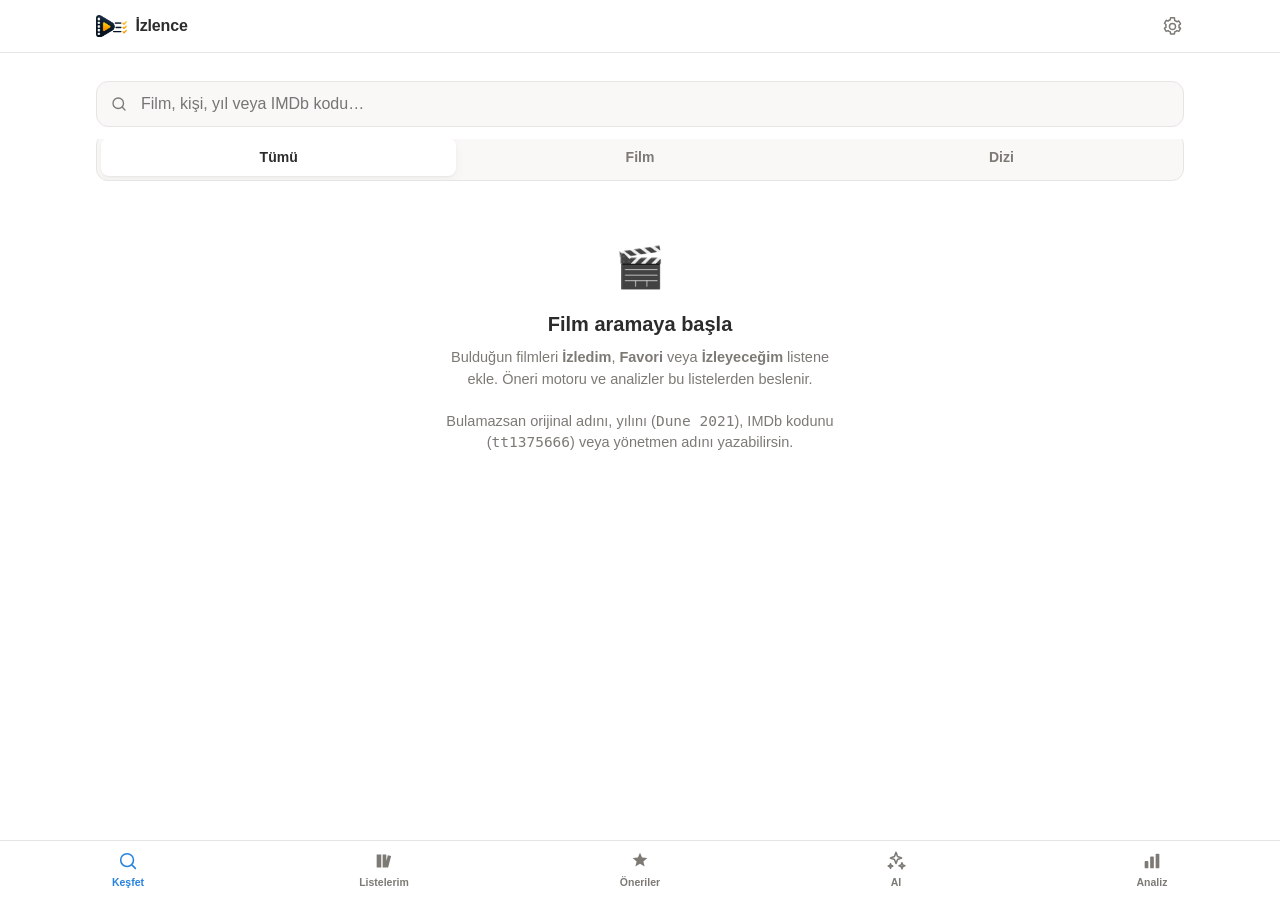
<file: index.html>
<!DOCTYPE html>
<html lang="tr">
<head>
<meta charset="utf-8" />
<meta name="viewport" content="width=device-width, initial-scale=1" />
<title>İzlence — Film Günlüğü</title>
<meta name="description" content="Film takip, öneri ve analiz uygulaması. TMDB destekli, çevrimdışı çalışan PWA." />
<meta name="theme-color" content="#191919" />
<link rel="manifest" href="manifest.webmanifest" />
<link rel="icon" href="icons/icon-192.png" />
<link rel="apple-touch-icon" href="icons/icon-192.png" />
<meta name="apple-mobile-web-app-capable" content="yes" />
<meta name="apple-mobile-web-app-status-bar-style" content="default" />
<link rel="stylesheet" href="styles.css" />
</head>
<body>

<header class="topbar">
  <div class="topbar-inner">
    <div class="brand">
      <img class="brand-mark" src="icons/mark.png" alt="" width="30" height="21" />
      <span>İzlence</span>
    </div>
    <button id="btn-settings" class="icon-btn" aria-label="Ayarlar" title="Ayarlar">
      <svg viewBox="0 0 24 24" aria-hidden="true"><path d="M12 15.5a3.5 3.5 0 1 0 0-7 3.5 3.5 0 0 0 0 7Z"/><path d="M19.4 13.5a7.6 7.6 0 0 0 0-3l1.8-1.4-2-3.4-2.1.9a7.6 7.6 0 0 0-2.6-1.5L14.2 2H9.8l-.3 2.3a7.6 7.6 0 0 0-2.6 1.5l-2.1-.9-2 3.4 1.8 1.4a7.6 7.6 0 0 0 0 3L2.8 14.2l2 3.4 2.1-.9a7.6 7.6 0 0 0 2.6 1.5l.3 2.3h4.4l.3-2.3a7.6 7.6 0 0 0 2.6-1.5l2.1.9 2-3.4-1.8-1.4Z"/></svg>
    </button>
  </div>
</header>

<div id="update-bar" class="update-bar" hidden>
  <span id="update-text">Yeni sürüm hazır.</span>
  <button id="update-now" class="btn btn-mini">Güncelle</button>
</div>

<main id="main">

  <!-- ============ KEŞFET ============ -->
  <section class="view" id="view-search">
    <div class="search-wrap">
      <div class="search-field">
        <svg class="search-icon" viewBox="0 0 24 24" aria-hidden="true"><circle cx="11" cy="11" r="7"/><path d="m20 20-3.2-3.2"/></svg>
        <input id="q" type="search" placeholder="Film, kişi, yıl veya IMDb kodu…" autocomplete="off" aria-label="Film ara" />
        <button id="q-clear" class="clear-btn" aria-label="Temizle" hidden>&times;</button>
      </div>
    </div>
    <div class="seg seg-type" role="tablist" aria-label="Yapım türü">
      <button class="seg-btn is-active" data-stype="" role="tab" type="button">Tümü</button>
      <button class="seg-btn" data-stype="movie" role="tab" type="button">Film</button>
      <button class="seg-btn" data-stype="tv" role="tab" type="button">Dizi</button>
    </div>
    <div id="search-status" class="status"></div>
    <div id="search-results" class="grid"></div>
    <div id="search-more-wrap" class="more-wrap" hidden>
      <button id="search-more" class="btn" type="button">Daha fazla göster</button>
    </div>
    <div id="search-empty" class="empty">
      <div class="empty-emoji">🎬</div>
      <h2>Film aramaya başla</h2>
      <p>Bulduğun filmleri <b>İzledim</b>, <b>Favori</b> veya <b>İzleyeceğim</b> listene ekle. Öneri motoru ve analizler bu listelerden beslenir.</p>
      <p class="muted">Bulamazsan orijinal adını, yılını (<code>Dune 2021</code>), IMDb kodunu (<code>tt1375666</code>) veya yönetmen adını yazabilirsin.</p>
      <button id="search-key-cta" class="btn btn-primary" data-go="settings">TMDB anahtarını gir</button>
    </div>
  </section>

  <!-- ============ LİSTELERİM ============ -->
  <section class="view" id="view-library" hidden>
    <div class="seg" role="tablist" aria-label="Listeler">
      <button class="seg-btn is-active" data-list="watched" role="tab">İzlediklerim <span class="count" id="c-watched">0</span></button>
      <button class="seg-btn" data-list="favorite" role="tab">Favoriler <span class="count" id="c-favorite">0</span></button>
      <button class="seg-btn" data-list="watchlist" role="tab">İzleyeceklerim <span class="count" id="c-watchlist">0</span></button>
      <button class="seg-btn" data-list="series" role="tab">Serilerim <span class="count" id="c-series">0</span></button>
    </div>
    <div class="toolbar">
      <input id="lib-filter" type="search" class="mini-input" placeholder="Listede ara…" aria-label="Listede ara" />
      <select id="lib-sort" class="mini-input" aria-label="Sırala">
        <option value="added">Eklenme tarihi</option>
        <option value="myRating">Puanım</option>
        <option value="title">İsim (A-Z)</option>
        <option value="year">Yıl</option>
      </select>
    </div>
    <label class="check" id="lib-series-wrap">
      <input type="checkbox" id="lib-series" />
      <span>Sadece bir seriye ait yapımları göster</span>
    </label>
    <div id="ser-tools" hidden>
      <label class="check">
        <input type="checkbox" id="ser-gaps" />
        <span>Sadece <b>izlemediklerimi</b> göster (eksiği olan seriler)</span>
      </label>
      <div class="chip-row">
        <button class="btn btn-mini" id="ser-scan">Serileri tara</button>
        <button class="btn btn-mini" id="ser-rescan">Bakiye tara (hepsi)</button>
      </div>
      <p class="status" id="ser-status"></p>
    </div>
    <div id="library-results" class="grid"></div>
    <div id="library-empty" class="empty">
      <div class="empty-emoji">📚</div>
      <h2>Bu liste henüz boş</h2>
      <p>Keşfet sekmesinden film arayıp ekleyebilirsin.</p>
      <button class="btn btn-primary" data-go="search">Film ara</button>
    </div>
  </section>

  <!-- ============ ÖNERİLER ============ -->
  <section class="view" id="view-recs" hidden>
    <div class="section-head">
      <div>
        <h1>Sana özel öneriler</h1>
        <p class="sub" id="rec-basis">Listelerinden öğrenilen zevk profiline göre sıralandı.</p>
      </div>
      <button id="rec-refresh" class="btn btn-ghost">Yenile</button>
    </div>
    <div id="taste-chips" class="chips"></div>
    <div id="rec-status" class="status"></div>
    <div id="rec-dismissed" class="status" hidden></div>
    <div id="rec-results" class="grid"></div>
    <div id="rec-empty" class="empty">
      <div class="empty-emoji">✨</div>
      <h2>Önce birkaç film ekle</h2>
      <p>En az 3 film eklediğinde öneri motoru anlamlı sonuç üretmeye başlar.</p>
      <button class="btn btn-primary" data-go="search">Film ara</button>
    </div>
  </section>

  <!-- ============ AI ÖNERİLERİ ============ -->
  <section class="view" id="view-ai" hidden>
    <div class="section-head">
      <div>
        <h1>AI önerileri</h1>
        <p class="sub">Google Gemini, zevk profilini ve hafızasını okuyup gerekçeli öneri yapar.</p>
      </div>
    </div>

    <div class="ask">
      <textarea id="ai-prompt" class="input" rows="2" placeholder="İstersen bir istek yaz: “bu akşam kısa ve hafif bir şey”, “Interstellar gibi ama daha yavaş”…"></textarea>
      <button id="ai-run" class="btn btn-primary">✨ Öneri iste</button>
    </div>

    <div id="ai-status" class="status"></div>
    <div id="ai-results" class="ai-list"></div>

    <details id="ai-memory-box" class="card" hidden>
      <summary><b>AI hafızası</b> — uygulamanın senin hakkında öğrendikleri</summary>
      <p id="ai-memory-text" class="muted" style="margin-top:10px"></p>
      <button id="ai-memory-clear" class="btn btn-danger" style="margin-top:12px">Hafızayı sıfırla</button>
    </details>

    <div id="ai-empty" class="empty">
      <div class="empty-emoji">🧠</div>
      <h2>AI önerilerini aç</h2>
      <p id="ai-empty-text">Ücretsiz bir Google AI Studio anahtarı gir, en az 3 film ekle. Gemini zevkini yorumlayıp neden önerdiğini de yazar.</p>
      <button id="ai-key-cta" class="btn btn-primary" data-go="settings">Google AI anahtarı ekle</button>
    </div>
  </section>

  <!-- ============ ANALİZ ============ -->
  <section class="view" id="view-stats" hidden>
    <div class="section-head"><div><h1>Analiz</h1><p class="sub">İzleme alışkanlıklarının özeti.</p></div></div>
    <div id="stats-body"></div>
    <div id="stats-empty" class="empty">
      <div class="empty-emoji">📊</div>
      <h2>Analiz için veri yok</h2>
      <p>Birkaç film ekledikten sonra tür, yıl, süre ve puan dağılımların burada belirir.</p>
      <button class="btn btn-primary" data-go="search">Film ara</button>
    </div>
  </section>

  <!-- ============ AYARLAR ============ -->
  <section class="view" id="view-settings" hidden>
    <div class="section-head"><div><h1>Ayarlar</h1><p class="sub">Anahtar ve veri yönetimi.</p></div></div>

    <div class="card">
      <h3>TMDB API anahtarı — isteğe bağlı</h3>
      <p class="muted">Anahtar girmeden de arama yapabilirsin: istekler İzlence’nin ortak bağlantısı üzerinden TMDB’ye gider. İstersen themoviedb.org &rarr; Settings &rarr; API bölümünden ücretsiz kendi anahtarını alıp buraya girebilirsin; o zaman istekler doğrudan TMDB’ye gider. Anahtar yalnızca bu cihazda saklanır. Boş bırakıp kaydedersen ortak bağlantıya dönülür.</p>
      <div class="row">
        <input id="apikey" class="input" type="password" placeholder="v3 API Key veya v4 Read Access Token" autocomplete="off" />
        <button id="apikey-save" class="btn btn-primary">Kaydet</button>
      </div>
      <div id="apikey-status" class="status"></div>
      <details class="guide">
        <summary>TMDB anahtarı nasıl alınır? (formu hazır doldurduk)</summary>
        <ol class="guide-steps">
          <li><a href="https://www.themoviedb.org/signup" target="_blank" rel="noopener">themoviedb.org</a> üzerinden ücretsiz hesap aç ve e-postanı doğrula.</li>
          <li><a href="https://www.themoviedb.org/settings/api/request" target="_blank" rel="noopener">Ayarlar → API → Create</a> sayfasında <b>Developer</b> seçeneğini seç, sözleşmeyi kabul et.</li>
          <li>Açılan formu aşağıdaki değerlerle doldur — her satırı tek dokunuşla kopyalayabilirsin.</li>
          <li>Kaydettikten sonra <b>API Key (v3 auth)</b> değerini kopyalayıp yukarıdaki kutuya yapıştır.</li>
        </ol>
        <div class="copy-row">
          <div class="copy-label">Type of Use <span class="muted">— kişisel / ticari değil</span></div>
          <div class="copy-box">
            <code class="copy-val">Personal</code>
            <button class="btn btn-mini copy-btn" data-copy="Personal">Kopyala</button>
          </div>
        </div>
        <div class="copy-row">
          <div class="copy-label">Application Name</div>
          <div class="copy-box">
            <code class="copy-val">İzlence</code>
            <button class="btn btn-mini copy-btn" data-copy="İzlence">Kopyala</button>
          </div>
        </div>
        <div class="copy-row">
          <div class="copy-label">Application URL</div>
          <div class="copy-box">
            <code class="copy-val">https://izlence.web.app</code>
            <button class="btn btn-mini copy-btn" data-copy="https://izlence.web.app">Kopyala</button>
          </div>
        </div>
        <div class="copy-row">
          <div class="copy-label">Application Summary <span class="muted">— İngilizce ve ayrıntılı olmalı, tamamını yapıştır</span></div>
          <div class="copy-box">
            <code class="copy-val">Izlence is a free personal movie and TV diary that runs entirely in the user's browser. Each user enters their own TMDB API key, so every request is made by the user's own account from their own device. I plan to use the API as follows. The search and find endpoints look up titles, people and IMDb ids that the user types. The movie and TV detail endpoints, with credits and external ids appended, fill in the poster, overview, runtime, genres, cast and crew of a title the user saves to their watched, favourite or watchlist collections. The similar and discover endpoints build recommendations from the genres, directors and decades the user already likes, and the watch providers endpoints let the user limit those recommendations to the streaming services they subscribe to. The genre list endpoint is fetched once and cached locally so genre names can be displayed. Posters and backdrops are shown through the standard TMDB image CDN, and every title links back to its TMDB page. Request volume is very low, a handful of calls per user session, and results are cached in the browser to avoid repeat calls. There is no server, no user account, no database and no advertising. All personal data stays in the browser's local storage. The project is a non-commercial hobby app published at https://izlence.web.app with the source code openly available.</code>
            <button class="btn btn-mini copy-btn" data-copy="Izlence is a free personal movie and TV diary that runs entirely in the user's browser. Each user enters their own TMDB API key, so every request is made by the user's own account from their own device. I plan to use the API as follows. The search and find endpoints look up titles, people and IMDb ids that the user types. The movie and TV detail endpoints, with credits and external ids appended, fill in the poster, overview, runtime, genres, cast and crew of a title the user saves to their watched, favourite or watchlist collections. The similar and discover endpoints build recommendations from the genres, directors and decades the user already likes, and the watch providers endpoints let the user limit those recommendations to the streaming services they subscribe to. The genre list endpoint is fetched once and cached locally so genre names can be displayed. Posters and backdrops are shown through the standard TMDB image CDN, and every title links back to its TMDB page. Request volume is very low, a handful of calls per user session, and results are cached in the browser to avoid repeat calls. There is no server, no user account, no database and no advertising. All personal data stays in the browser's local storage. The project is a non-commercial hobby app published at https://izlence.web.app with the source code openly available.">Kopyala</button>
          </div>
        </div>
        <p class="muted small">Türkçe karşılığı: İzlence tamamen tarayıcıda çalışan, ücretsiz bir film ve dizi günlüğüdür. Her kullanıcı kendi TMDB anahtarını girer, istekler kendi cihazından gider. Arama uç noktaları kullanıcının yazdığı film, kişi ve IMDb kodunu bulur. Detay uç noktaları kaydedilen yapımın afişini, özetini, süresini, türlerini ve ekibini getirir. Benzer film ve keşif uç noktaları öneri üretir, izleme platformu uç noktaları önerileri kullanıcının abone olduğu servislerle sınırlar. Tür listesi bir kez çekilip yerelde saklanır. Afişler TMDB görsel sunucusundan gösterilir ve her yapım TMDB sayfasına bağlanır. İstek sayısı çok düşüktür, sunucu, hesap, veritabanı ve reklam yoktur.</p>
        <p class="muted small"><b>“Application summary please elaborate on how you plan to use our API”</b> hatası alırsan özet alanı ya boş kalmıştır ya da çok kısadır. TMDB burada hangi uç noktaları ne için kullanacağını görmek ister. Yukarıdaki metnin tamamını kopyalayıp yapıştır, kısaltma.</p>
        <p class="muted small">Adres/telefon alanları zorunlu görünür; kendi bilgilerini yaz. TMDB bu bilgileri yayınlamaz. Onay genelde anındadır.</p>
      </details>
    </div>

    <div class="card">
      <h3>Google AI (Gemini) anahtarı — isteğe bağlı</h3>
      <p class="muted"><a href="https://aistudio.google.com/app/apikey" target="_blank" rel="noopener">aistudio.google.com</a> &rarr; Get API key. Ücretsiz katman kişisel kullanım için yeterlidir. Anahtar yalnızca bu cihazda saklanır; olmazsa uygulama klasik öneri motoruyla çalışmaya devam eder.</p>
      <div class="row">
        <input id="gkey" class="input" type="password" placeholder="AIza…" autocomplete="off" />
        <button id="gkey-save" class="btn btn-primary">Kaydet</button>
      </div>
      <div class="row">
        <select id="gmodel" class="input" aria-label="Gemini modeli">
          <option value="auto">Otomatik — en güçlü model, hata olursa alta iner</option>
        </select>
      </div>
      <div id="gkey-status" class="status"></div>
    </div>

    <div class="card">
      <h3>Dil ve bölge</h3>
      <div class="row">
        <select id="lang" class="input">
          <option value="tr-TR">Türkçe (tr-TR)</option>
          <option value="en-US">English (en-US)</option>
        </select>
      </div>
    </div>

    <div class="card">
      <h3>İzleme platformlarım</h3>
      <p class="muted">Seçtiğin platformları işaretle; Öneriler sekmesi sadece bunlarda izlenebilen film ve dizileri getirir. Boş bırakırsan filtre uygulanmaz.</p>
      <div id="prov-list" class="prov-grid"></div>
      <div class="row wrap">
        <button id="prov-clear" class="btn btn-mini">Seçimi temizle</button>
      </div>
      <div id="prov-status" class="status"></div>
    </div>

    <div class="card">
      <h3>IMDb puanlarını içe aktar</h3>
      <p class="muted">IMDb → hesabın → <b>Your Ratings</b> → sağ üstteki <b>Export</b> ile inen <code>ratings.csv</code> dosyasını seç. Tüm puanların İzlediklerim listesine taşınır; yüzlerce yapım tek seferde gelir.</p>
      <div class="row wrap">
        <button id="imdb-btn" class="btn btn-primary">ratings.csv seç</button>
        <input id="imdb-csv" type="file" accept=".csv,text/csv" hidden />
      </div>
      <div id="imdb-status" class="status"></div>
      <p class="muted small">TMDB kotasını zorlamamak için satırlar tek tek eşlenir; 500 satır yaklaşık 1 dakika sürer. Sekmeyi açık bırak.</p>
    </div>

    <div class="card">
      <h3>Veri yedekleme</h3>
      <p class="muted">Tüm listelerin, puanların, notların ve dizi ilerlemen tek bir JSON dosyasında.</p>
      <label class="check">
        <input id="export-keys" type="checkbox" />
        <span>Anahtarları da yedeğe ekle <span class="muted">— yeni cihazda tekrar kopyalamana gerek kalmaz</span></span>
      </label>
      <p id="keys-warn" class="status err" hidden>⚠️ Bu dosyada TMDB ve Google AI anahtarların açık metin olarak durur. Sadece kendi cihazların arasında taşı, kimseye gönderme.</p>
      <div class="row wrap">
        <button id="export" class="btn">JSON dışa aktar</button>
        <button id="import-btn" class="btn">JSON içe aktar</button>
        <input id="import" type="file" accept="application/json" hidden />
        <button id="wipe" class="btn btn-danger">Tüm veriyi sil</button>
      </div>
      <div id="data-status" class="status"></div>
      <div id="backup-status" class="status"></div>
      <div id="persist-status" class="status"></div>
    </div>

    <div class="card">
      <h3>Uygulama</h3>
      <div class="kv"><span>Uygulama</span><b>İzlence</b></div>
      <div class="kv"><span>Sürüm</span><b id="app-version">—</b></div>
      <div class="kv"><span>Yapı tarihi</span><b id="app-build">—</b></div>
      <div class="kv"><span>Geliştirici</span><b id="app-dev">kamilsaim</b></div>
      <div class="kv"><span>Adres</span><b><a href="https://izlence.web.app" target="_blank" rel="noopener">izlence.web.app</a></b></div>
      <div class="kv"><span>Gizlilik</span><b><a href="gizlilik.html" target="_blank" rel="noopener">Gizlilik politikası</a></b></div>
      <div class="row wrap">
        <button id="check-update" class="btn btn-mini">Güncellemeleri denetle</button>
      </div>
      <div id="update-status" class="status"></div>
      <p class="muted small">Çevrimdışı destekli PWA · Tüm veriler yalnızca kendi cihazında saklanır. Film ve dizi verileri TMDB API'sinden gelir; bu uygulama TMDB tarafından onaylanmamış, bağımsız bir projedir.</p>
      <button id="install" class="btn btn-primary" hidden>Ana ekrana ekle</button>
    </div>
  </section>
</main>

<nav class="tabbar" role="tablist">
  <button class="tab is-active" data-view="search">
    <svg viewBox="0 0 24 24" aria-hidden="true"><circle cx="11" cy="11" r="7"/><path d="m20 20-3.2-3.2"/></svg><span>Keşfet</span></button>
  <button class="tab" data-view="library">
    <svg viewBox="0 0 24 24" aria-hidden="true"><path d="M4 5h5v14H4zM10.5 5h4v14h-4zM16.2 5.6l3.6 1-3.4 12.8-3.6-1z"/></svg><span>Listelerim</span></button>
  <button class="tab" data-view="recs">
    <svg viewBox="0 0 24 24" aria-hidden="true"><path d="m12 3 2.3 5.2 5.7.5-4.3 3.8 1.3 5.5L12 15.1 7 18l1.3-5.5L4 8.7l5.7-.5z"/></svg><span>Öneriler</span></button>
  <button class="tab" data-view="ai">
    <svg viewBox="0 0 24 24" aria-hidden="true"><path d="M12 2.6 13.7 7l4.4 1.7-4.4 1.7L12 14.8 10.3 10.4 5.9 8.7l4.4-1.7zM18.5 14l.9 2.3 2.3.9-2.3.9-.9 2.3-.9-2.3-2.3-.9 2.3-.9zM6 15l.7 1.8 1.8.7-1.8.7L6 20l-.7-1.8-1.8-.7 1.8-.7z"/></svg><span>AI</span></button>
  <button class="tab" data-view="stats">
    <svg viewBox="0 0 24 24" aria-hidden="true"><rect x="4" y="12" width="4" height="8" rx="1"/><rect x="10" y="7" width="4" height="13" rx="1"/><rect x="16" y="4" width="4" height="16" rx="1"/></svg><span>Analiz</span></button>
</nav>

<!-- Film detay sayfası -->
<div id="sheet" class="sheet" hidden>
  <div class="sheet-backdrop" data-close></div>
  <div class="sheet-panel" role="dialog" aria-modal="true" aria-label="Film detayı">
    <button class="sheet-close" data-close aria-label="Kapat">&times;</button>
    <div id="sheet-body"></div>
  </div>
</div>

<div id="toast" class="toast" hidden></div>

<script src="app.js"></script>
</body>
</html>
</file>
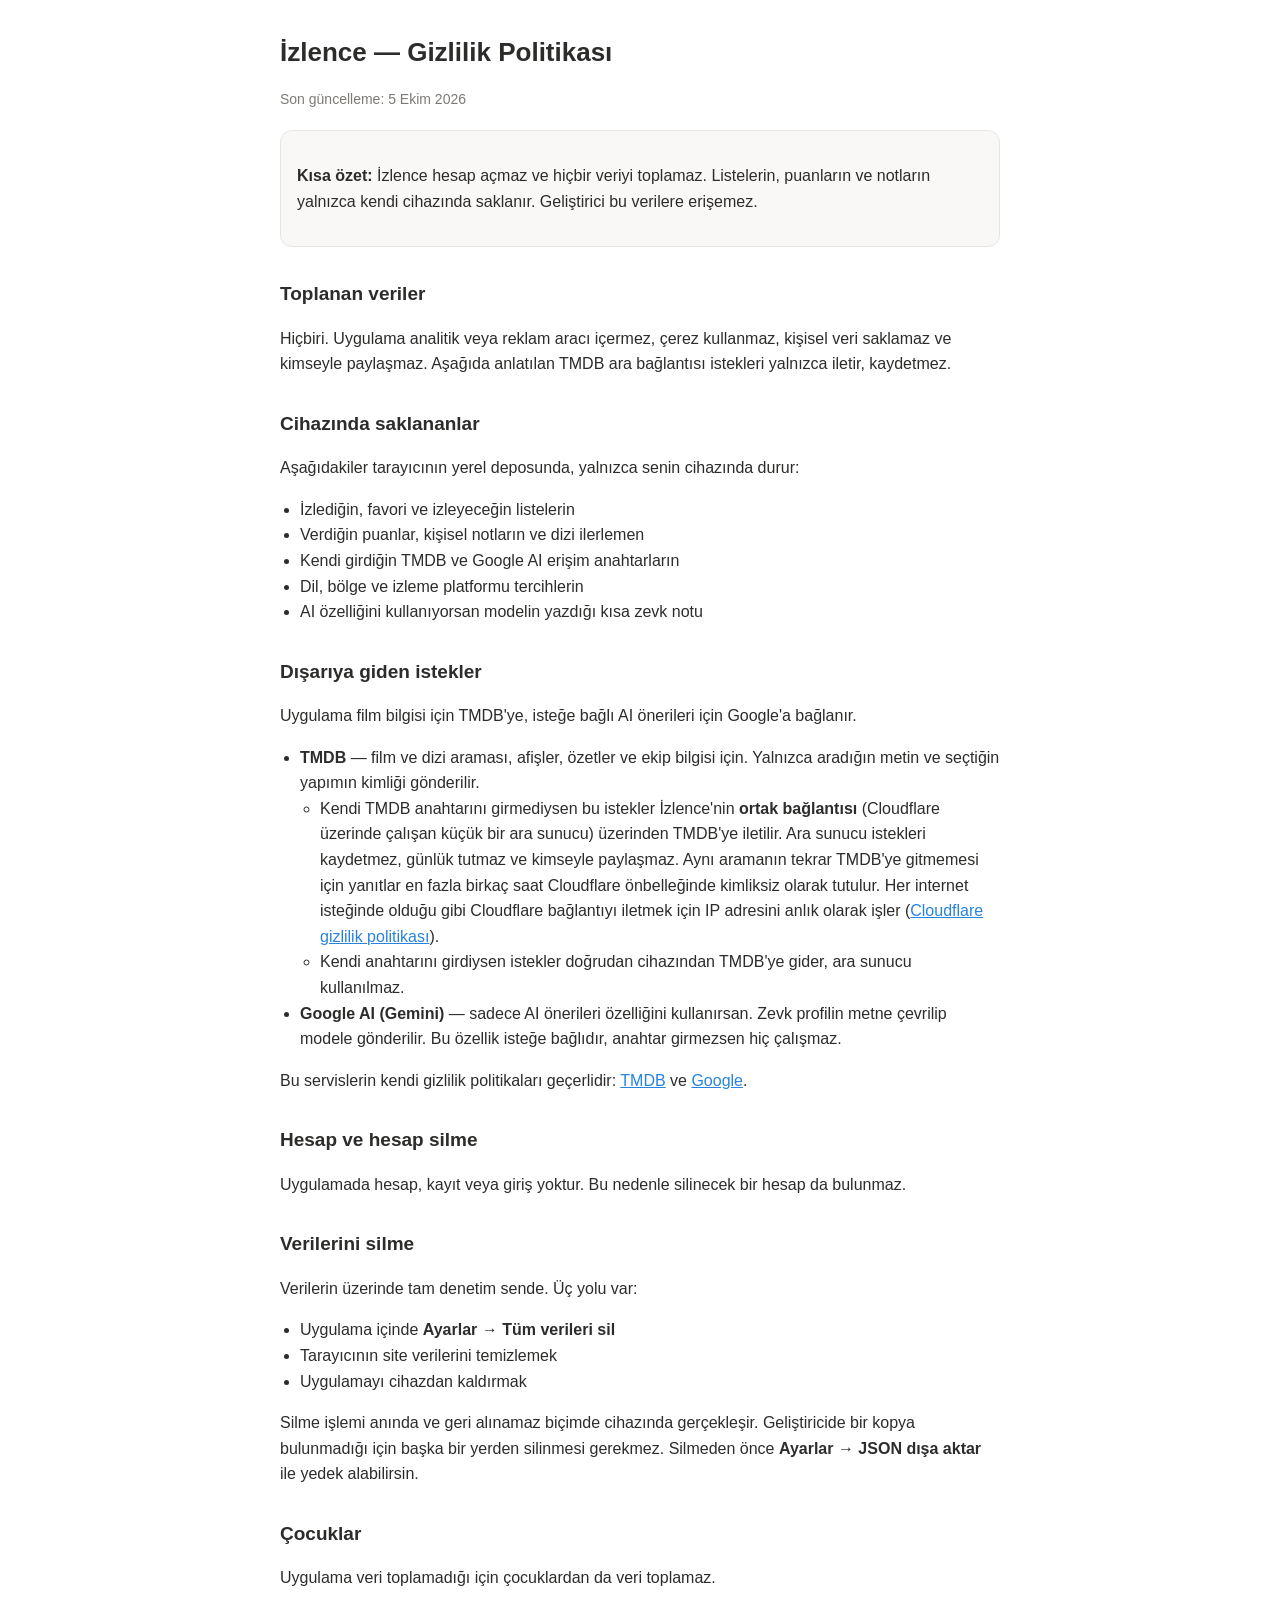
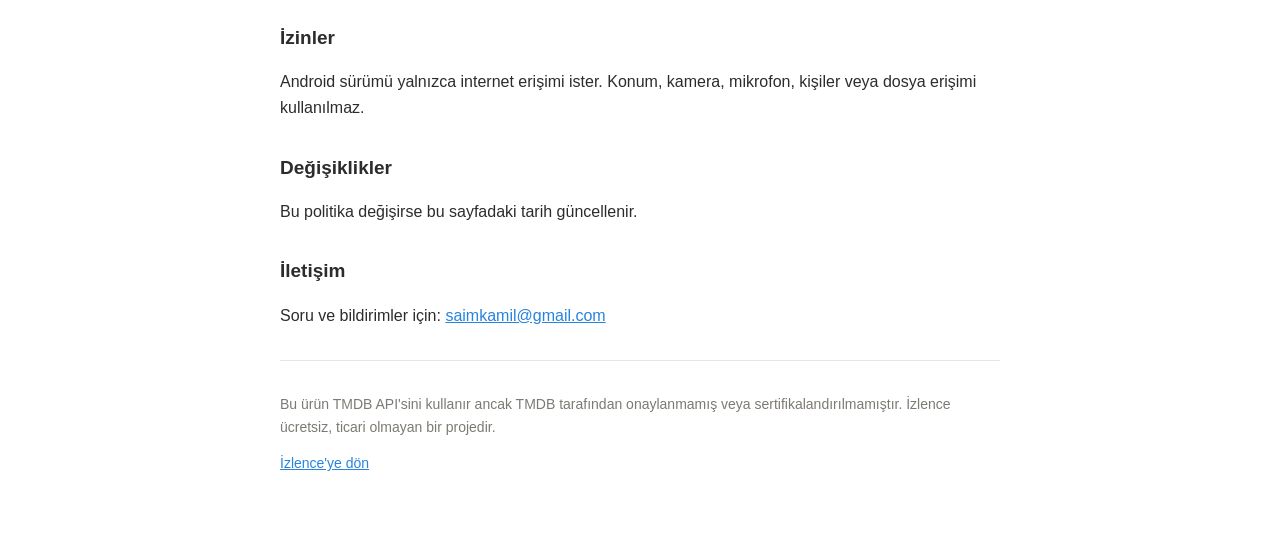
<file: gizlilik.html>
<!DOCTYPE html>
<html lang="tr">
<head>
<meta charset="utf-8" />
<meta name="viewport" content="width=device-width, initial-scale=1" />
<title>İzlence — Gizlilik Politikası</title>
<meta name="description" content="İzlence gizlilik politikası. Hesap yok, veri toplanmaz, listelerin yalnızca cihazında." />
<meta name="theme-color" content="#191919" />
<link rel="icon" href="icons/icon-192.png" />
<style>
:root{--canvas:#fff;--surface:#f9f8f7;--border:#e6e5e3;--text:#2c2c2b;--text2:#7d7a75;--accent:#2783de}
@media (prefers-color-scheme:dark){:root{--canvas:#191919;--surface:#202020;--border:rgba(255,255,255,.2);--text:#fff;--text2:rgba(255,255,255,.65);--accent:#5e9fe8}}
*{box-sizing:border-box}
html{-webkit-text-size-adjust:100%}
body{margin:0;background:var(--canvas);color:var(--text);font-family:-apple-system,BlinkMacSystemFont,"Segoe UI",Roboto,Helvetica,Arial,sans-serif;font-size:16px;line-height:1.6}
main{max-width:760px;margin:0 auto;padding:32px 20px 64px}
h1{font-size:26px;margin:0 0 4px}
h2{font-size:19px;margin:32px 0 8px}
p,li{color:var(--text)}
.muted{color:var(--text2);font-size:14px}
a{color:var(--accent)}
ul{padding-left:20px}
.card{background:var(--surface);border:1px solid var(--border);border-radius:12px;padding:16px;margin:20px 0}
hr{border:0;border-top:1px solid var(--border);margin:32px 0}
</style>
</head>
<body>
<main>

<h1>İzlence — Gizlilik Politikası</h1>
<p class="muted">Son güncelleme: 5 Ekim 2026</p>

<div class="card">
<p><b>Kısa özet:</b> İzlence hesap açmaz ve hiçbir veriyi toplamaz. Listelerin, puanların ve notların yalnızca kendi cihazında saklanır. Geliştirici bu verilere erişemez.</p>
</div>

<h2>Toplanan veriler</h2>
<p>Hiçbiri. Uygulama analitik veya reklam aracı içermez, çerez kullanmaz, kişisel veri saklamaz ve kimseyle paylaşmaz. Aşağıda anlatılan TMDB ara bağlantısı istekleri yalnızca iletir, kaydetmez.</p>

<h2>Cihazında saklananlar</h2>
<p>Aşağıdakiler tarayıcının yerel deposunda, yalnızca senin cihazında durur:</p>
<ul>
  <li>İzlediğin, favori ve izleyeceğin listelerin</li>
  <li>Verdiğin puanlar, kişisel notların ve dizi ilerlemen</li>
  <li>Kendi girdiğin TMDB ve Google AI erişim anahtarların</li>
  <li>Dil, bölge ve izleme platformu tercihlerin</li>
  <li>AI özelliğini kullanıyorsan modelin yazdığı kısa zevk notu</li>
</ul>

<h2>Dışarıya giden istekler</h2>
<p>Uygulama film bilgisi için TMDB'ye, isteğe bağlı AI önerileri için Google'a bağlanır.</p>
<ul>
  <li><b>TMDB</b> — film ve dizi araması, afişler, özetler ve ekip bilgisi için. Yalnızca aradığın metin ve seçtiğin yapımın kimliği gönderilir.
    <ul>
      <li>Kendi TMDB anahtarını girmediysen bu istekler İzlence'nin <b>ortak bağlantısı</b> (Cloudflare üzerinde çalışan küçük bir ara sunucu) üzerinden TMDB'ye iletilir. Ara sunucu istekleri kaydetmez, günlük tutmaz ve kimseyle paylaşmaz. Aynı aramanın tekrar TMDB'ye gitmemesi için yanıtlar en fazla birkaç saat Cloudflare önbelleğinde kimliksiz olarak tutulur. Her internet isteğinde olduğu gibi Cloudflare bağlantıyı iletmek için IP adresini anlık olarak işler (<a href="https://www.cloudflare.com/privacypolicy/" target="_blank" rel="noopener">Cloudflare gizlilik politikası</a>).</li>
      <li>Kendi anahtarını girdiysen istekler doğrudan cihazından TMDB'ye gider, ara sunucu kullanılmaz.</li>
    </ul>
  </li>
  <li><b>Google AI (Gemini)</b> — sadece AI önerileri özelliğini kullanırsan. Zevk profilin metne çevrilip modele gönderilir. Bu özellik isteğe bağlıdır, anahtar girmezsen hiç çalışmaz.</li>
</ul>
<p>Bu servislerin kendi gizlilik politikaları geçerlidir: <a href="https://www.themoviedb.org/privacy-policy" target="_blank" rel="noopener">TMDB</a> ve <a href="https://policies.google.com/privacy" target="_blank" rel="noopener">Google</a>.</p>

<h2>Hesap ve hesap silme</h2>
<p>Uygulamada hesap, kayıt veya giriş yoktur. Bu nedenle silinecek bir hesap da bulunmaz.</p>

<h2>Verilerini silme</h2>
<p>Verilerin üzerinde tam denetim sende. Üç yolu var:</p>
<ul>
  <li>Uygulama içinde <b>Ayarlar → Tüm verileri sil</b></li>
  <li>Tarayıcının site verilerini temizlemek</li>
  <li>Uygulamayı cihazdan kaldırmak</li>
</ul>
<p>Silme işlemi anında ve geri alınamaz biçimde cihazında gerçekleşir. Geliştiricide bir kopya bulunmadığı için başka bir yerden silinmesi gerekmez. Silmeden önce <b>Ayarlar → JSON dışa aktar</b> ile yedek alabilirsin.</p>

<h2>Çocuklar</h2>
<p>Uygulama veri toplamadığı için çocuklardan da veri toplamaz.</p>

<h2>İzinler</h2>
<p>Android sürümü yalnızca internet erişimi ister. Konum, kamera, mikrofon, kişiler veya dosya erişimi kullanılmaz.</p>

<h2>Değişiklikler</h2>
<p>Bu politika değişirse bu sayfadaki tarih güncellenir.</p>

<h2>İletişim</h2>
<p>Soru ve bildirimler için: <a href="mailto:saimkamil@gmail.com">saimkamil@gmail.com</a></p>

<hr />
<p class="muted">Bu ürün TMDB API'sini kullanır ancak TMDB tarafından onaylanmamış veya sertifikalandırılmamıştır. İzlence ücretsiz, ticari olmayan bir projedir.</p>
<p class="muted"><a href="./">İzlence'ye dön</a></p>

</main>
</body>
</html>
</file>
<file: styles.css>
:root{
  --canvas:#ffffff; --surface:#f9f8f7; --surface2:#f0efed; --border:#e6e5e3;
  --text:#2c2c2b; --text2:#7d7a75;
  --accent:#2783de; --accent-soft:#e5f2fc;
  --green:#46a171; --green-soft:#e8f1ec;
  --orange:#d5803b; --orange-soft:#fbebde;
  --red:#e56458; --red-soft:#fce9e7;
  --radius:12px; --radius-sm:8px;
  --shadow:0 1px 2px rgba(0,0,0,.05),0 4px 12px rgba(0,0,0,.04);
  --tabbar-h:60px;
}
@media (prefers-color-scheme:dark){
  :root{
    --canvas:#191919; --surface:#202020; --surface2:#383836; --border:rgba(255,255,255,.2);
    --text:#ffffff; --text2:rgba(255,255,255,.65);
    --accent:#5e9fe8; --accent-soft:rgba(94,159,232,.12);
    --green:#72bc8f; --green-soft:rgba(114,188,143,.12);
    --orange:#de9255; --orange-soft:rgba(222,146,85,.12);
    --red:#e97366; --red-soft:rgba(233,115,102,.12);
    --shadow:0 1px 2px rgba(0,0,0,.3);
  }
}
*{box-sizing:border-box}
html,body{margin:0;padding:0;width:100%;max-width:100%;overflow-x:hidden;overscroll-behavior:none}
/* iOS, tasan bir blok gorunce yazilari kendiliginden buyutuyor (text inflation);
   bu da sayfayi daha da genisletip sag tarafi kesiyordu. */
html{height:100%;-webkit-text-size-adjust:100%;text-size-adjust:100%}
/* cift dokunusla yakinlastirmayi kapat, kaydirma ve dokunma tepkisi kalsin */
html,body{touch-action:manipulation}
body{
  background:var(--canvas); color:var(--text);
  font-family:-apple-system,BlinkMacSystemFont,"Segoe UI",Roboto,Helvetica,Arial,sans-serif;
  font-size:16px; line-height:1.5;
  -webkit-font-smoothing:antialiased;
  /* Sabit yukseklikli kabuk: tabbar tarayici adres cubugu acilip kapandikca yer degistirmez */
  height:100vh;                 /* eski tarayicilar */
  height:-webkit-fill-available; /* iOS Safari */
  height:100dvh;                /* guncel tarayicilar, en son yazilan kazanir */
  display:flex; flex-direction:column; overflow:hidden;
}
/* min-height:0 sart: olmazsa iOS'ta kaydirma alani icerige gore buyur,
   tasma olusur ve alt menu ekranin altina yaslanmaz. */
#main{flex:1 1 auto;min-height:0;width:100%;overflow-y:auto;overflow-x:hidden;-webkit-overflow-scrolling:touch;overscroll-behavior-y:contain;padding-bottom:16px}
h1{font-size:24px;line-height:1.25;margin:0}
h2{font-size:20px;margin:0 0 8px}
h3{font-size:17px;margin:0 0 6px}
p{margin:0}
button,input,select{font:inherit;color:inherit}
.muted{color:var(--text2);font-size:14px}
.sub{color:var(--text2);font-size:14px;margin-top:2px}

/* ---------- top bar ---------- */
.topbar{flex:0 0 auto;position:sticky;top:0;z-index:40;background:color-mix(in srgb,var(--canvas) 88%,transparent);backdrop-filter:saturate(180%) blur(12px);border-bottom:1px solid var(--border);padding-top:env(safe-area-inset-top)}
.topbar-inner{max-width:1120px;margin:0 auto;height:52px;display:flex;align-items:center;justify-content:space-between;padding:0 16px}
.brand{display:flex;align-items:center;gap:8px;font-weight:650;letter-spacing:-.01em}
.brand-mark{width:auto;height:22px;display:block}
.icon-btn{width:44px;height:44px;display:grid;place-items:center;background:none;border:0;border-radius:var(--radius-sm);cursor:pointer;margin-right:-10px}
.icon-btn svg{width:21px;height:21px;fill:none;stroke:var(--text2);stroke-width:1.7;stroke-linecap:round;stroke-linejoin:round}
.icon-btn:hover{background:var(--surface2)}

main{max-width:1120px;margin:0 auto;padding:16px 16px 32px}
.view{max-width:100%}

/* ---------- search ---------- */
/* Ust cubuk artik kaydirma alaninin disinda; sabitleme ofseti 0 olmali,
   52px kalinca arama kutusunun ustunde sonuclar gorunuyordu. */
.search-wrap{position:sticky;top:0;z-index:30;background:var(--canvas);padding:12px 0;margin-top:-16px}
.search-field{position:relative;display:flex;align-items:center}
.search-icon{position:absolute;left:14px;width:18px;height:18px;fill:none;stroke:var(--text2);stroke-width:1.8;stroke-linecap:round}
#q{width:100%;height:46px;padding:0 44px;border-radius:var(--radius);border:1px solid var(--border);background:var(--surface);outline:none}
#q:focus{border-color:var(--accent);box-shadow:0 0 0 3px var(--accent-soft)}
.clear-btn{position:absolute;right:6px;width:36px;height:36px;border:0;background:none;border-radius:50%;font-size:22px;line-height:1;color:var(--text2);cursor:pointer}

/* ---------- grid / cards ---------- */
.grid{display:grid;grid-template-columns:repeat(auto-fill,minmax(150px,1fr));gap:16px}
@media (max-width:420px){.grid{grid-template-columns:repeat(2,1fr);gap:12px}}
.card-movie{display:flex;flex-direction:column;gap:8px;text-align:left}
.card-movie .poster{cursor:pointer}
.card-movie .card-text{cursor:pointer}
.poster:focus-visible{outline:2px solid var(--accent);outline-offset:2px}
/* afiş üzeri hızlı ekleme */
.quick{position:absolute;left:6px;right:6px;bottom:6px;display:flex;gap:6px;justify-content:center}
.quick-btn{flex:1;height:34px;min-width:0;display:grid;place-items:center;border:0;border-radius:8px;background:rgba(0,0,0,.62);backdrop-filter:blur(6px);cursor:pointer;padding:0}
.quick-btn svg{width:17px;height:17px;fill:none;stroke:#fff;stroke-width:2;stroke-linecap:round;stroke-linejoin:round}
.quick-btn.fav svg{fill:none}
.quick-btn:hover{background:rgba(0,0,0,.8)}
.quick-btn.is-on.fav{background:var(--red)}
.quick-btn.is-on.fav svg{fill:#fff;stroke:#fff}
.quick-btn.is-on.seen{background:var(--green)}
.quick-btn.is-on.plan{background:var(--accent)}
.quick-btn.is-on.plan svg{transform:rotate(45deg)}
.badge.score{bottom:46px}
/* öneri kartı: "artık önerme" düğmesi yalnızca Öneriler ızgarasında görünür */
.dismiss-btn{display:none;position:absolute;top:6px;right:6px;width:30px;height:30px;place-items:center;border:0;border-radius:999px;background:rgba(0,0,0,.62);backdrop-filter:blur(6px);cursor:pointer;padding:0}
.dismiss-btn svg{width:15px;height:15px;fill:none;stroke:#fff;stroke-width:2.4;stroke-linecap:round}
.dismiss-btn:hover{background:var(--red)}
#rec-results .dismiss-btn{display:grid}
#rec-results .badges{right:42px}
.link-btn{border:0;background:none;padding:0;color:var(--accent);font:inherit;font-weight:600;cursor:pointer}
/* Keşfet: tür süzgeci */
.seg-type{margin:10px 0 4px}
#search-results[data-type="movie"] .card-movie[data-card^="tv-"],
#search-results[data-type="tv"] .card-movie:not([data-card^="tv-"]){display:none}
/* arama ipuçları */
.tips{border:1px solid var(--border);background:var(--surface);border-radius:var(--radius);padding:16px;margin-top:8px}
.tips h3{font-size:15px;margin:0 0 8px}
.tips ul{margin:0;padding-left:18px;color:var(--text2);font-size:14px;line-height:1.7}
.tips code{background:var(--surface2);padding:1px 5px;border-radius:5px;font-size:12.5px}
.chip-row{display:flex;gap:8px;flex-wrap:wrap;margin:8px 0 4px}
.chip{border:1px solid var(--border);background:var(--surface);border-radius:999px;padding:7px 13px;font-size:13.5px;cursor:pointer;min-height:36px}
.chip:hover{background:var(--surface2)}
.poster{position:relative;aspect-ratio:2/3;border-radius:var(--radius);overflow:hidden;background:var(--surface2);border:1px solid var(--border)}
.poster img{width:100%;height:100%;object-fit:cover;display:block}
.poster-fallback{width:100%;height:100%;display:grid;place-items:center;font-size:28px;color:var(--text2)}
.badges{position:absolute;top:6px;left:6px;display:flex;gap:4px;flex-wrap:wrap}
.badge{font-size:11px;font-weight:600;padding:3px 7px;border-radius:999px;background:rgba(0,0,0,.72);color:#fff;backdrop-filter:blur(4px)}
.badge.fav{background:rgba(229,100,88,.92)}
.badge.seen{background:rgba(70,161,113,.92)}
.badge.list{background:rgba(39,131,222,.92)}
.badge.score{position:absolute;bottom:6px;right:6px;background:rgba(0,0,0,.72)}
.card-title{font-size:14px;font-weight:600;line-height:1.3;display:-webkit-box;-webkit-line-clamp:2;-webkit-box-orient:vertical;overflow:hidden}
.card-meta{font-size:12.5px;color:var(--text2)}

/* ---------- buttons ---------- */
.btn{min-height:44px;padding:0 16px;border-radius:var(--radius-sm);border:1px solid var(--border);background:var(--surface);font-size:15px;font-weight:550;cursor:pointer;display:inline-flex;align-items:center;justify-content:center;gap:8px}
.btn:hover{background:var(--surface2)}
.btn-primary{background:var(--accent);border-color:var(--accent);color:#fff}
.btn-primary:hover{filter:brightness(1.06);background:var(--accent)}
.btn-ghost{background:transparent}
.btn-danger{color:var(--red);border-color:var(--red)}
.btn-danger:hover{background:var(--red-soft)}
.btn.is-on{background:var(--accent-soft);border-color:var(--accent);color:var(--accent)}

/* ---------- segmented + toolbar ---------- */
.seg{display:flex;gap:6px;background:var(--surface);border:1px solid var(--border);border-radius:var(--radius);padding:4px;overflow-x:auto;-webkit-overflow-scrolling:touch}
.seg-btn{flex:1;white-space:nowrap;min-height:38px;padding:0 12px;border:0;border-radius:var(--radius-sm);background:none;font-size:14px;font-weight:550;color:var(--text2);cursor:pointer;display:flex;align-items:center;justify-content:center;gap:6px}
.seg-btn.is-active{background:var(--canvas);color:var(--text);box-shadow:var(--shadow)}
.count{font-size:11px;font-weight:700;background:var(--surface2);border-radius:999px;padding:1px 6px}
.seg-btn.is-active .count{background:var(--accent-soft);color:var(--accent)}
.toolbar{display:flex;gap:8px;margin:12px 0 16px}
.mini-input{flex:1;min-height:40px;padding:0 12px;border-radius:var(--radius-sm);border:1px solid var(--border);background:var(--surface);outline:none}
#lib-sort{flex:0 0 auto;max-width:45%}

.section-head{display:flex;align-items:flex-start;justify-content:space-between;gap:16px;margin-bottom:16px}

/* ---------- chips ---------- */
.chips{display:flex;flex-wrap:wrap;gap:8px;margin-bottom:16px}
.chip{font-size:13px;font-weight:550;padding:6px 12px;border-radius:999px;background:var(--accent-soft);color:var(--accent);border:1px solid transparent}
.chip.n{background:var(--surface);color:var(--text2);border-color:var(--border)}

/* ---------- cards / stats ---------- */
.card{background:var(--surface);border:1px solid var(--border);border-radius:var(--radius);padding:16px;margin-bottom:16px}
.row{display:flex;gap:8px;margin-top:12px;align-items:center}
.row.wrap{flex-wrap:wrap}
.input{flex:1;min-width:0;min-height:44px;padding:0 12px;border-radius:var(--radius-sm);border:1px solid var(--border);background:var(--canvas);outline:none}
.input:focus{border-color:var(--accent);box-shadow:0 0 0 3px var(--accent-soft)}
.more-wrap{display:flex;justify-content:center;margin:18px 0 4px}
.status{font-size:14px;color:var(--text2);margin:8px 0}
.status.ok{color:var(--green)}
.status.err{color:var(--red)}

.kpis{display:grid;grid-template-columns:repeat(auto-fit,minmax(140px,1fr));gap:12px;margin-bottom:16px}
.kpi{background:var(--surface);border:1px solid var(--border);border-radius:var(--radius);padding:14px}
.kpi-val{font-size:26px;font-weight:650;letter-spacing:-.02em;line-height:1.15}
.kpi-lab{font-size:13px;color:var(--text2);margin-top:2px}

.bars{display:flex;flex-direction:column;gap:10px;margin-top:14px}
.bar-row{display:grid;grid-template-columns:110px 1fr 42px;align-items:center;gap:10px;font-size:13.5px}
.bar-track{height:10px;border-radius:999px;background:var(--surface2);overflow:hidden}
.bar-fill{height:100%;border-radius:999px;background:var(--accent)}
.bar-num{text-align:right;color:var(--text2);font-variant-numeric:tabular-nums}
@media (max-width:420px){.bar-row{grid-template-columns:88px 1fr 36px;font-size:12.5px}}

.spark{display:flex;align-items:flex-end;gap:4px;height:110px;margin-top:14px}
.spark-col{flex:1;display:flex;flex-direction:column;justify-content:flex-end;align-items:center;gap:6px;min-width:0}
.spark-bar{width:100%;background:var(--accent);border-radius:4px 4px 0 0;min-height:3px}
.spark-lab{font-size:10.5px;color:var(--text2);white-space:nowrap}

/* ---------- empty ---------- */
.empty{text-align:center;padding:48px 16px;max-width:420px;margin:0 auto}
.empty-emoji{font-size:40px;margin-bottom:12px}
.empty p{color:var(--text2);font-size:14.5px;margin:8px 0 20px}

/* ---------- guncelleme banti ---------- */
.update-bar{flex:0 0 auto;display:flex;align-items:center;justify-content:space-between;gap:12px;padding:10px 16px;background:var(--accent-soft);border-bottom:1px solid var(--border);font-size:14px;font-weight:550}
.update-bar[hidden]{display:none !important}

/* ---------- tabbar ---------- */
.tabbar{flex:0 0 auto;margin-top:auto;z-index:50;height:calc(var(--tabbar-h) + env(safe-area-inset-bottom));padding-bottom:env(safe-area-inset-bottom);display:flex;background:color-mix(in srgb,var(--canvas) 92%,transparent);backdrop-filter:saturate(180%) blur(12px);border-top:1px solid var(--border)}
.tab{flex:1;min-height:44px;border:0;background:none;display:flex;flex-direction:column;align-items:center;justify-content:center;gap:3px;color:var(--text2);font-size:11px;font-weight:550;cursor:pointer}
.tab svg{width:22px;height:22px;fill:none;stroke:currentColor;stroke-width:1.7;stroke-linecap:round;stroke-linejoin:round}
.tab[data-view="library"] svg,.tab[data-view="stats"] svg,.tab[data-view="recs"] svg{fill:currentColor;stroke:none}
.tab.is-active{color:var(--accent)}

/* ---------- sheet ---------- */
.sheet{position:fixed;inset:0;z-index:60;display:flex;align-items:flex-end;justify-content:center}
.sheet[hidden]{display:none}
.view[hidden],.empty[hidden],[hidden]{display:none !important}
.sheet-backdrop{position:absolute;inset:0;background:rgba(0,0,0,.45);backdrop-filter:blur(2px)}
.sheet-panel{position:relative;width:100%;max-width:680px;max-height:92vh;overflow-y:auto;background:var(--canvas);border-radius:16px 16px 0 0;border:1px solid var(--border);border-bottom:0;padding:0 0 32px;animation:up .22s ease}
@media (min-width:700px){.sheet{align-items:center}.sheet-panel{border-radius:16px;border-bottom:1px solid var(--border);max-height:88vh}}
@keyframes up{from{transform:translateY(24px);opacity:.6}to{transform:none;opacity:1}}
@media (prefers-reduced-motion:reduce){.sheet-panel{animation:none}}
.sheet-close{position:absolute;top:10px;right:10px;z-index:2;width:36px;height:36px;border-radius:50%;border:0;background:rgba(0,0,0,.5);color:#fff;font-size:22px;line-height:1;cursor:pointer}
.hero{position:relative;aspect-ratio:16/9;background:var(--surface2);overflow:hidden}
.hero img{width:100%;height:100%;object-fit:cover;display:block}
.hero::after{content:"";position:absolute;inset:0;background:linear-gradient(to top,var(--canvas) 2%,transparent 60%)}
.sheet-inner{padding:0 20px;margin-top:-28px;position:relative;z-index:1}
.sheet-title{font-size:22px;font-weight:650;letter-spacing:-.02em;line-height:1.2}
.sheet-meta{color:var(--text2);font-size:14px;margin-top:4px}
.overview{font-size:14.5px;color:var(--text2);margin-top:14px}
.actions{display:grid;grid-template-columns:repeat(3,1fr);gap:8px;margin-top:18px}
.actions .btn{padding:0 6px;font-size:13.5px;flex-direction:column;gap:2px;min-height:56px}
.rate{display:flex;flex-wrap:wrap;gap:6px;margin-top:10px}
.star{width:30px;height:34px;border:1px solid var(--border);background:var(--surface);border-radius:6px;font-size:13px;font-weight:600;color:var(--text2);cursor:pointer;padding:0}
.star.on{background:var(--orange-soft);border-color:var(--orange);color:var(--orange)}
textarea.input{min-height:76px;padding:10px 12px;resize:vertical;width:100%;font-family:inherit}
.field-label{font-size:13px;font-weight:600;color:var(--text2);margin-top:18px;display:block}

.toast{position:fixed;left:50%;transform:translateX(-50%);bottom:calc(var(--tabbar-h) + env(safe-area-inset-bottom) + 16px);z-index:80;background:var(--text);color:var(--canvas);font-size:14px;font-weight:550;padding:10px 16px;border-radius:999px;box-shadow:var(--shadow)}

/* ---------- AI önerileri ---------- */
.ask{display:flex;flex-direction:column;gap:8px;margin-bottom:16px}
.ask textarea{width:100%;resize:vertical;padding:10px 12px;font-family:inherit;min-height:56px}
.ask .btn{align-self:flex-start}
@media (min-width:560px){.ask{flex-direction:row;align-items:flex-start}.ask .btn{flex:0 0 auto;min-height:56px}}

.ai-list{display:flex;flex-direction:column;gap:12px}
.ai-card{display:grid;grid-template-columns:78px 1fr;gap:14px;width:100%;text-align:left;padding:12px;background:var(--surface);border:1px solid var(--border);border-radius:var(--radius);cursor:pointer}
.ai-card:hover{background:var(--surface2)}
.ai-poster{aspect-ratio:2/3;border-radius:var(--radius-sm);overflow:hidden;background:var(--surface2);border:1px solid var(--border)}
.ai-poster img{width:100%;height:100%;object-fit:cover;display:block}
.ai-poster .poster-fallback{font-size:20px}
.ai-body{min-width:0;display:flex;flex-direction:column;gap:4px}
.ai-name{font-size:15.5px;font-weight:650;line-height:1.25}
.ai-sub{font-size:12.5px;color:var(--text2)}
.ai-why{font-size:13.5px;color:var(--text);margin-top:4px}
.ai-tag{align-self:flex-start;margin-top:6px;font-size:11.5px;font-weight:600;padding:3px 8px;border-radius:999px;background:var(--accent-soft);color:var(--accent)}
.ai-tag.warn{background:var(--orange-soft);color:var(--orange)}

#ai-memory-box summary{cursor:pointer;font-size:14.5px}
#ai-memory-box[open]{padding-bottom:16px}

/* 5 sekmeli tabbar */
.tab{font-size:10.5px;padding:0 2px}
.tab span{white-space:nowrap;overflow:hidden;text-overflow:ellipsis;max-width:100%}
@media (max-width:360px){.tab svg{width:20px;height:20px}}

/* ---------- kurulum rehberi ---------- */
.guide{margin-top:12px;border-top:1px solid var(--border);padding-top:12px}
.guide summary{cursor:pointer;font-weight:600;font-size:14.5px;min-height:32px;display:flex;align-items:center;color:var(--accent)}
.guide-steps{margin:10px 0 14px;padding-left:20px;color:var(--text2);font-size:14px;line-height:1.75}
.copy-row{margin-bottom:10px}
.copy-label{font-size:12.5px;font-weight:600;margin-bottom:4px}
.copy-label .muted{font-weight:400}
.copy-box{display:flex;gap:8px;align-items:flex-start}
.copy-val{flex:1;min-width:0;background:var(--surface2);border-radius:8px;padding:8px 10px;font-size:12.5px;line-height:1.5;max-height:88px;overflow:auto;word-break:break-word}
.btn-mini{min-height:34px;padding:0 12px;font-size:13px;flex:0 0 auto}
.small{font-size:12.5px;line-height:1.6}

/* surum bilgisi satirlari */
.kv{display:flex;align-items:center;justify-content:space-between;gap:12px;padding:9px 0;border-bottom:1px solid var(--border);font-size:14px}
.kv:last-of-type{border-bottom:0}
.kv span{color:var(--text2)}
.kv b{font-weight:600}

/* platform secimi */
.prov-grid{display:flex;flex-wrap:wrap;gap:8px;margin:4px 0 10px}
#prov-rest{display:flex;flex-wrap:wrap;gap:8px;width:100%}
#prov-more{width:100%}
.toggle-chip{min-height:36px;padding:0 12px;border:1px solid var(--border);border-radius:999px;background:var(--surface);color:var(--text);font-size:13px;font-weight:500}
.toggle-chip.is-on{border-color:var(--accent);background:color-mix(in srgb,var(--accent) 16%,transparent);color:var(--accent)}

/* dizi ilerlemesi */
.badge.prog{background:rgba(70,161,113,.92)}
.badge.new{background:rgba(217,115,13,.94)}
.prog-row{display:flex;align-items:center;flex-wrap:wrap;gap:8px;margin-bottom:6px}
.prog-lab{font-size:13px;color:var(--text2)}
.prog-in{width:76px;text-align:center}

/* yil ozeti */
.wrap-list{margin:10px 0 0;padding-left:18px;font-size:14px;line-height:1.7}
.wrap-list li{margin-bottom:2px}

/* onay kutusu */
.check{display:flex;align-items:flex-start;gap:10px;margin:2px 0 10px;font-size:14px;line-height:1.5;cursor:pointer}
.check input{width:20px;height:20px;margin:1px 0 0;accent-color:var(--accent);flex:0 0 auto}

/* seri serisi — yatay kayan şerit */
.ser-row{display:flex;gap:10px;overflow-x:auto;-webkit-overflow-scrolling:touch;scroll-snap-type:x mandatory;padding:2px 0 8px;margin:0 0 4px}
.ser-row::-webkit-scrollbar{height:0}
.ser-row .card-movie{flex:0 0 122px;scroll-snap-align:start}
.ser-row .card-title{font-size:13px}

/* Serilerim görünümü */
.grid.is-series{display:block}
.ser-group{margin:0 0 18px}
.ser-head{display:flex;align-items:baseline;justify-content:space-between;gap:8px;margin:0 0 4px}
.ser-name{font-weight:600;font-size:15px}
</file>
